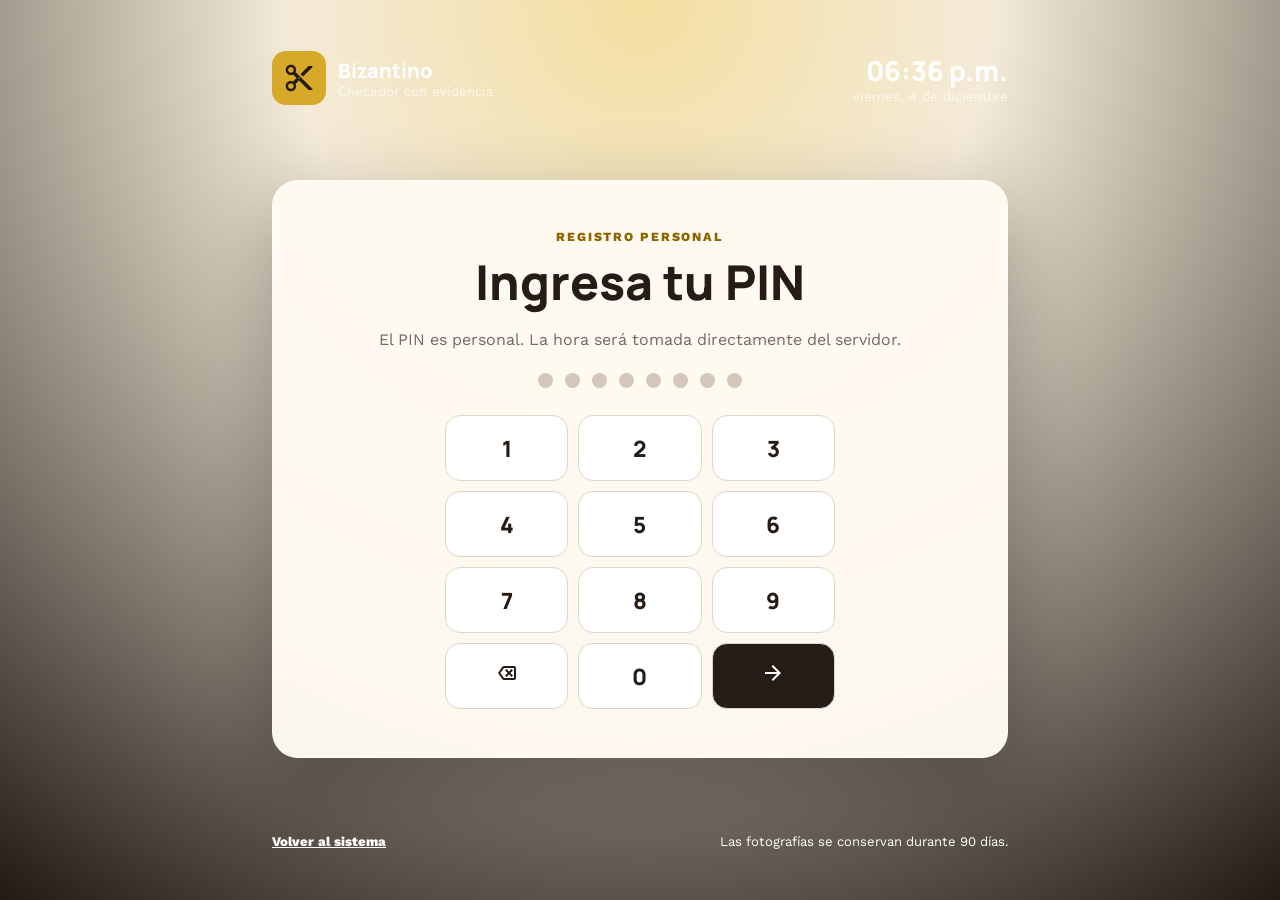
<file: timeclock.html>
<!DOCTYPE html>
<html lang="es">
<head>
  <meta charset="UTF-8">
  <meta name="viewport" content="width=device-width, initial-scale=1, viewport-fit=cover">
  <title>Checador | Bizantino</title>
  <link rel="preconnect" href="https://fonts.googleapis.com">
  <link rel="preconnect" href="https://fonts.gstatic.com" crossorigin>
  <link href="https://fonts.googleapis.com/css2?family=Manrope:wght@600;700;800&family=Work+Sans:wght@400;500;600;700&display=swap" rel="stylesheet">
  <link href="https://fonts.googleapis.com/css2?family=Material+Symbols+Outlined:wght,FILL@100..700,0..1&display=swap" rel="stylesheet">
  <link rel="stylesheet" href="../timeclock.css?v=2.4">
</head>
<body>
  <main class="clock-shell">
    <header class="clock-header">
      <div class="clock-brand"><span class="material-symbols-outlined">content_cut</span><div><strong>Bizantino</strong><small>Checador con evidencia</small></div></div>
      <div class="clock-now"><strong id="currentTime"></strong><small id="currentDate"></small></div>
    </header>

    <section class="clock-card" id="pinStep">
      <p class="eyebrow">Registro personal</p>
      <h1>Ingresa tu PIN</h1>
      <p class="muted">El PIN es personal. La hora será tomada directamente del servidor.</p>
      <form id="pinForm">
        <label class="sr-only" for="pinInput">PIN</label>
        <input id="pinInput" name="pin" type="password" inputmode="numeric" pattern="[0-9]*" minlength="4" maxlength="8" autocomplete="off" autofocus required>
        <div class="pin-dots" id="pinDots" aria-hidden="true"></div>
        <div class="keypad" aria-label="Teclado numérico">
          <button type="button" data-digit="1">1</button><button type="button" data-digit="2">2</button><button type="button" data-digit="3">3</button>
          <button type="button" data-digit="4">4</button><button type="button" data-digit="5">5</button><button type="button" data-digit="6">6</button>
          <button type="button" data-digit="7">7</button><button type="button" data-digit="8">8</button><button type="button" data-digit="9">9</button>
          <button type="button" data-clear><span class="material-symbols-outlined">backspace</span></button><button type="button" data-digit="0">0</button>
          <button class="keypad-confirm" type="submit"><span class="material-symbols-outlined">arrow_forward</span></button>
        </div>
      </form>
      <p class="clock-error hidden" id="pinError"></p>
    </section>

    <section class="clock-card hidden" id="actionStep">
      <p class="eyebrow">Hola</p>
      <h1 id="employeeName"></h1>
      <p class="muted" id="scheduleSummary"></p>
      <div class="action-options" id="actionOptions"></div>
      <button class="secondary-action" id="cancelAction" type="button">Cancelar</button>
    </section>

    <section class="camera-card hidden" id="cameraStep">
      <div class="camera-copy"><p class="eyebrow">Evidencia obligatoria</p><h1 id="cameraTitle">Mira hacia la cámara</h1><p id="cameraHelp">Asegúrate de que tu rostro sea visible.</p></div>
      <div class="camera-frame">
        <video id="cameraVideo" autoplay playsinline muted></video>
        <img class="hidden" id="photoPreview" alt="Vista previa de la evidencia">
        <div class="camera-guide"><span></span></div>
      </div>
      <canvas class="hidden" id="captureCanvas"></canvas>
      <p class="clock-error hidden" id="cameraError"></p>
      <div class="camera-actions">
        <button class="primary-action" id="capturePhoto" type="button"><span class="material-symbols-outlined">photo_camera</span>Tomar foto</button>
        <button class="secondary-action hidden" id="retakePhoto" type="button">Repetir</button>
        <button class="primary-action hidden" id="submitPunch" type="button"><span class="material-symbols-outlined">check</span>Confirmar registro</button>
        <button class="secondary-action" id="cancelCamera" type="button">Cancelar</button>
      </div>
    </section>

    <section class="clock-card success-card hidden" id="successStep">
      <span class="success-icon material-symbols-outlined">check_circle</span>
      <h1 id="successTitle">Registro guardado</h1>
      <p id="successDetail"></p>
      <p class="incident-warning hidden" id="incidentWarning">Este movimiento quedó marcado como comida fuera del horario asignado.</p>
      <button class="primary-action" id="nextPerson" type="button">Siguiente persona</button>
    </section>

    <footer><a id="returnToSystem" href="/">Volver al sistema</a><span>Las fotografías se conservan durante 90 días.</span></footer>
  </main>
  <script src="../timeclock.js?v=2.4"></script>
</body>
</html>
</file>
<file: timeclock.css>
:root { --ink:#251c16; --muted:#74685f; --paper:#fffaf1; --surface:#fff; --gold:#d7a928; --gold-dark:#8b6500; --line:#dfd5c8; --danger:#b93427; --success:#187647; }
* { box-sizing:border-box; }
body { background:radial-gradient(circle at top,#f4dfa0 0,#f4ead8 32%,#211a15 100%); color:var(--ink); font-family:"Work Sans",sans-serif; margin:0; min-height:100vh; }
button,input { font:inherit; }
button { cursor:pointer; }
.hidden { display:none !important; }
.sr-only { height:1px; margin:-1px; overflow:hidden; position:absolute; width:1px; clip:rect(0,0,0,0); }
.clock-shell { display:grid; gap:18px; margin:auto; max-width:780px; min-height:100vh; padding:22px; }
.clock-header { align-items:center; color:#fff; display:flex; justify-content:space-between; }
.clock-brand { align-items:center; display:flex; gap:12px; }
.clock-brand > span { align-items:center; background:var(--gold); border-radius:14px; color:var(--ink); display:flex; font-size:32px; height:54px; justify-content:center; width:54px; }
.clock-brand strong,.clock-brand small,.clock-now strong,.clock-now small { display:block; }
.clock-brand strong { font:800 1.25rem Manrope,sans-serif; }
.clock-brand small,.clock-now small { opacity:.75; }
.clock-now { text-align:right; }
.clock-now strong { font:800 1.7rem Manrope,sans-serif; }
.clock-card,.camera-card { align-self:center; background:rgba(255,250,241,.98); border:1px solid rgba(255,255,255,.55); border-radius:26px; box-shadow:0 26px 80px rgba(0,0,0,.28); padding:clamp(24px,5vw,48px); text-align:center; }
.clock-card h1,.camera-card h1 { font:800 clamp(1.8rem,5vw,3rem) Manrope,sans-serif; margin:5px 0 10px; }
.eyebrow { color:var(--gold-dark); font-size:.78rem; font-weight:800; letter-spacing:.15em; margin:0; text-transform:uppercase; }
.muted,.camera-copy p { color:var(--muted); }
#pinInput { left:-9999px; position:absolute; }
.pin-dots { display:flex; gap:12px; justify-content:center; margin:24px 0; min-height:18px; }
.pin-dots span { background:#d2c7b8; border-radius:50%; height:15px; width:15px; }
.pin-dots span.filled { background:var(--ink); transform:scale(1.12); }
.keypad { display:grid; gap:10px; grid-template-columns:repeat(3,1fr); margin:auto; max-width:390px; }
.keypad button { background:#fff; border:1px solid var(--line); border-radius:15px; color:var(--ink); font:800 1.4rem Manrope,sans-serif; min-height:66px; }
.keypad button:active { background:#f1dfae; transform:scale(.97); }
.keypad .keypad-confirm { background:var(--ink); color:#fff; }
.clock-error { background:#ffe3de; border-radius:10px; color:var(--danger); font-weight:700; margin:18px auto 0; padding:12px; }
.action-options { display:grid; gap:12px; margin:28px 0 18px; }
.action-button,.primary-action,.secondary-action { border:0; border-radius:13px; font-weight:800; min-height:54px; padding:14px 20px; }
.action-button,.primary-action { background:var(--ink); color:#fff; }
.action-button { align-items:center; display:flex; font-size:1.05rem; gap:12px; justify-content:center; }
.action-button.meal { background:#9b6f00; }
.secondary-action { background:#eee5d9; color:var(--ink); }
.camera-card { padding:24px; }
.camera-frame { background:#111; border-radius:20px; margin:20px auto; max-width:640px; overflow:hidden; position:relative; }
.camera-frame video,.camera-frame img { display:block; height:min(52vh,480px); object-fit:cover; transform:scaleX(-1); width:100%; }
.camera-guide { border:3px solid rgba(255,255,255,.78); border-radius:50%; height:72%; left:50%; position:absolute; top:50%; transform:translate(-50%,-50%); width:min(56%,300px); }
.camera-actions { display:flex; flex-wrap:wrap; gap:10px; justify-content:center; }
.success-icon { color:var(--success); font-size:86px; }
.success-card p { color:var(--muted); font-size:1.05rem; }
.incident-warning { background:#fff0bd; border-radius:10px; color:#715200 !important; font-weight:700; padding:12px; }
footer { align-items:center; color:#fff; display:flex; font-size:.82rem; gap:20px; justify-content:space-between; }
footer a { color:#fff; font-weight:800; }
@media (max-width:600px) { .clock-shell{padding:12px}.clock-brand small,footer span{display:none}.clock-now strong{font-size:1.25rem}.clock-card{padding:24px 18px}.keypad button{min-height:58px}.camera-card{padding:18px 12px}.camera-frame video,.camera-frame img{height:48vh} }
</file>
